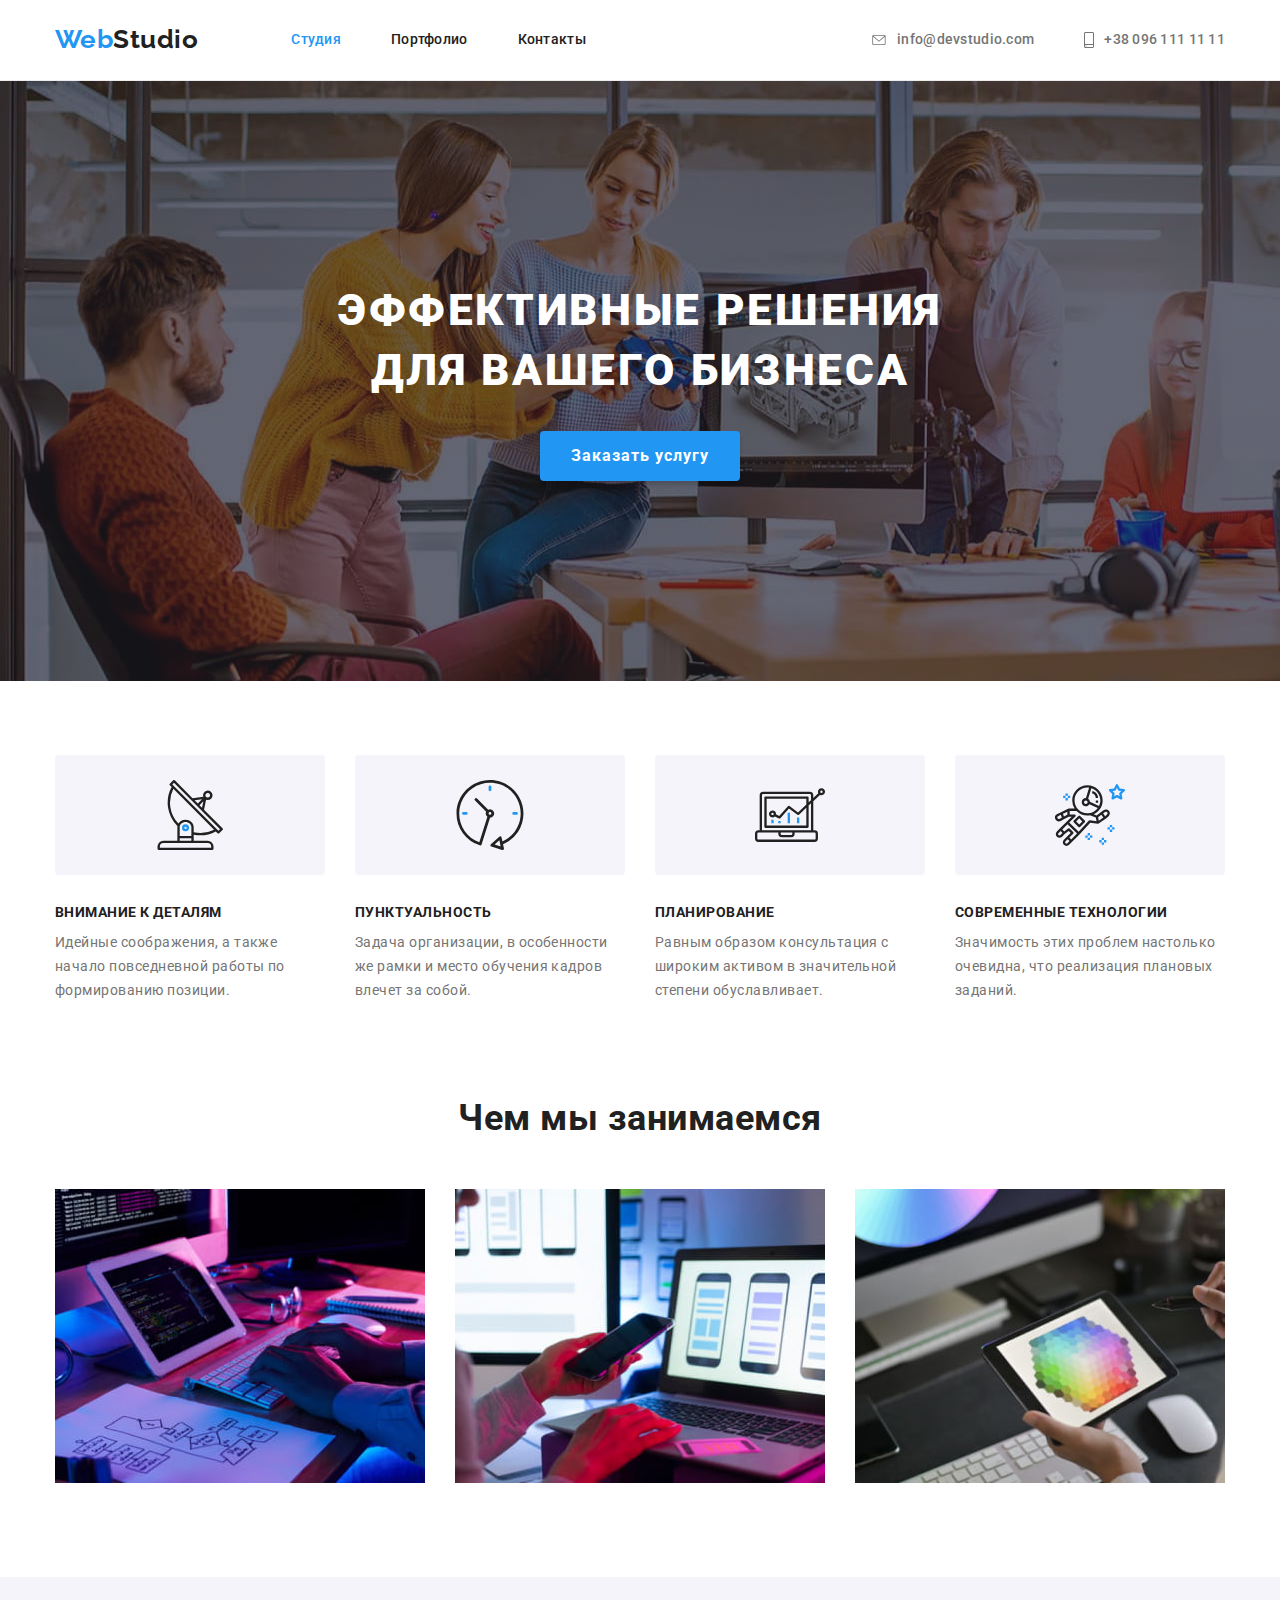
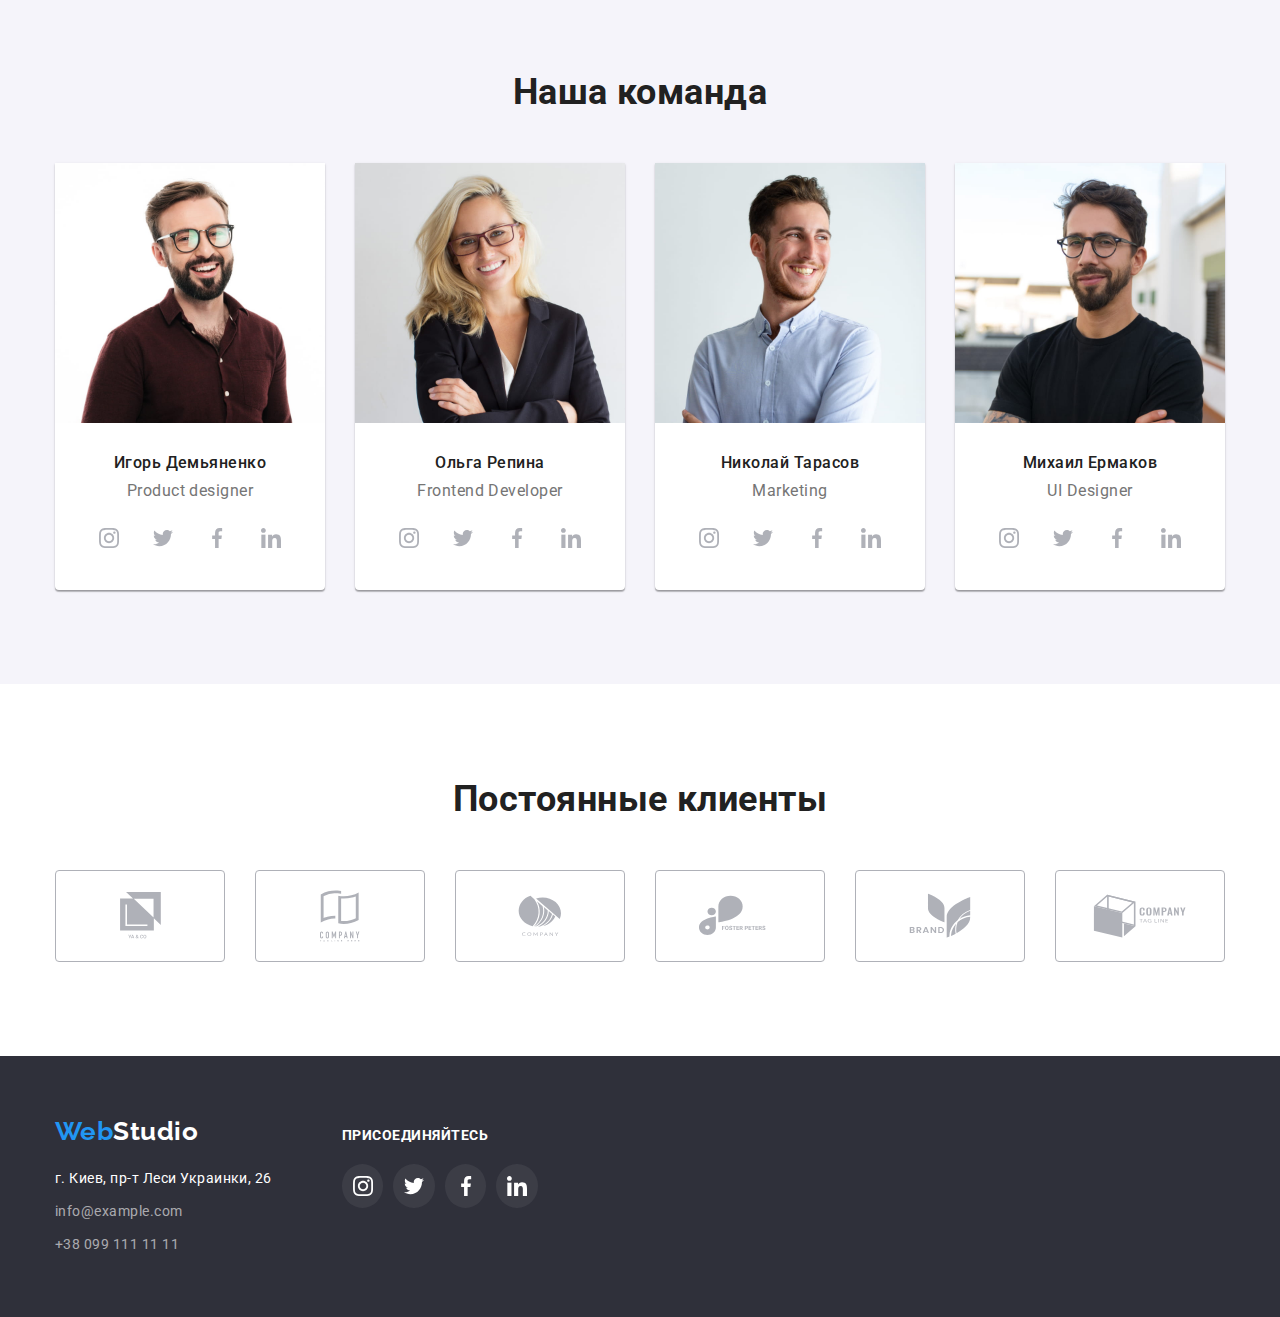
<file: index.html>
<!DOCTYPE html>
<html lang="ru">
  <head>
    <meta charset="UTF-8">
    <meta http-equiv="X-UA-Compatible" content="IE=edge">
    <meta name="viewport" content="width=device-width, initial-scale=1.0">
    <title>Web Studio</title>    
    <link rel="preconnect" href="https://fonts.googleapis.com">
    <link rel="preconnect" href="https://fonts.gstatic.com" crossorigin>
    <link
      href="https://fonts.googleapis.com/css2?family=Raleway:wght@700&family=Roboto:wght@400;500;700;900&display=swap"
      rel="stylesheet">
    <link rel="stylesheet" href="https://cdnjs.cloudflare.com/ajax/libs/modern-normalize/1.1.0/modern-normalize.min.css">
    <link rel="stylesheet" href="./css/styles.css">

  </head>

  <body>
    <!-- Header -->

    <header class="header">
      <div class="container">
        <div class="header-menu">
          <a class="logo link" href="./index.html"><span class="logo-accent">Web</span>Studio</a>
          <nav class="navigation">
            <ul class="list">
              <li><a class="nav-link current link" href="./index.html">Студия</a></li>
              <li><a class="nav-link link" href="./portfolio.html">Портфолио</a></li>
              <li><a class="nav-link link" href="">Контакты</a></li>
            </ul>
          </nav>
        </div>
      
          <ul class="list header-contacts">
            <li><a class="contacts link" href="mailto:info@devstudio.com"><svg class="icon" width="16" height="10">
              <use href="./images/sprite.svg#icon-envelope"></use>
            </svg>info@devstudio.com</a></li>
            <li><a class="contacts link" href="tel:+380961111111"><svg class="icon" width="10" height="16">
              <use href="./images/sprite.svg#icon-smartphone"></use>
            </svg>+38 096 111 11 11</a></li>
          </ul>
      </div>
    </header>

    <!-- Main -->

    <main>
      <!-- Блок-герой -->

      <div class="hero">
        <section>
          <h1 class="page-title">
            Эффективные решения <br>
            для вашего бизнеса
          </h1>

          <button class="button" type="button">Заказать услугу</button>
        </section>
      </div>

      <!-- Наши преимущества -->

      <section class="section features">
        <div class="container"><h2 class="hidden">Наши преимущества</h2>
        
        <ul class="list">
          <li>
            <div class="icon-wrap">
              <svg class="icon" width="70" height="70">
                <use href="./images/sprite.svg#icon-attention-to-detail"></use>
              </svg>
            </div>
            <h3 class="subtitle">Внимание к деталям</h3>
            <p class="text">
              Идейные соображения, а также начало повседневной работы по формированию позиции.
            </p>
          </li>
        
          <li>
            <div class="icon-wrap">
              <svg class="icon" width="70" height="70">
                <use href="./images/sprite.svg#icon-punctuality"></use>
              </svg>
            </div>
            <h3 class="subtitle">Пунктуальность</h3>
            <p class="text">
              Задача организации, в особенности же рамки и место обучения кадров влечет за собой.
            </p>
          </li>
        
          <li>
            <div class="icon-wrap">
              <svg class="icon" width="70" height="70">
                <use href="./images/sprite.svg#icon-planning"></use>
              </svg>
            </div>
            <h3 class="subtitle">Планирование</h3>
            <p class="text">
              Равным образом консультация с широким активом в значительной степени обуславливает.
            </p>
          </li>
        
          <li>
            <div class="icon-wrap">
              <svg class="icon" width="70" height="70">
                <use href="./images/sprite.svg#icon-technologies"></use>
              </svg>
            </div>
            <h3 class="subtitle">Современные технологии</h3>
            <p class="text">
              Значимость этих проблем настолько очевидна, что реализация плановых заданий.
            </p>
          </li>
        </ul></div>
      </section>

      <!-- Чем мы занимаемся -->

      <section class="section specialization">
        <div class="container">
            <h2 class="section-title">Чем мы занимаемся</h2>
          
          <ul class="list">
            <li class="specialization-card">
              <img src="./images/web-development.jpg" alt="Разработка веб-сайтов. Рабочий стол с ПК, планшетом и блок-схемой."
                width="370">
            </li>
          
            <li class="specialization-card">
              <img src="./images/mobile-app-development.jpg"
                alt="Разработка веб-сайтов и приложений для мобильных устройств. Смартфон и различные макеты мобильных версий сайта на ПК."
                width="370">
            </li>
          
            <li class="specialization-card">
              <img src="./images/design.jpg" alt="Дизайн. Выбор цвета из спектра на экране планшета." width="370">
            </li>
          </ul>
        </div>
      </section>

      <!-- Наша команда -->

      <section class="section staff">
        <div class="container">
          <h2 class="section-title">Наша команда</h2>
          
          <ul class="list">
            <li class="staff-card">
              <img src="./images/team1.jpg" alt="фотография Игоря Демьяненко" width="270">
              <div class="staff-txt">
                <h3 class="subtitle">Игорь Демьяненко</h3>
                <p lang="en">Product designer</p>
              </div>
              <ul class="social-networks list">
                <li>
                  <a href="" class="social">
                    <svg class="icon" width="20" height="20">
                      <use href="./images/sprite.svg#icon-instagram"></use>
                    </svg>
                  </a>
                </li>
                <li>
                  <a href="" class="social">
                    <svg class="icon" width="20" height="20">
                      <use href="./images/sprite.svg#icon-twitter"></use>
                    </svg>
                  </a>
                </li>
                <li>
                  <a href="" class="social">
                    <svg class="icon" width="20" height="20">
                      <use href="./images/sprite.svg#icon-facebook"></use>
                    </svg>
                  </a>
                </li>
                <li>
                  <a href="" class="social">
                    <svg class="icon" width="20" height="20">
                      <use href="./images/sprite.svg#icon-linkedin"></use>
                    </svg>
                  </a>
                </li>
              </ul>
            </li>
          
            <li class="staff-card">
              <img src="./images/team2.jpg" alt="фотография Ольги Репиной" width="270">
              <div class="staff-txt">
                <h3 class="subtitle">Ольга Репина</h3>
                <p lang="en">Frontend Developer</p>
              </div>
                <ul class="social-networks list">
                <li>
                  <a href="" class="social">
                    <svg class="icon" width="20" height="20">
                      <use href="./images/sprite.svg#icon-instagram"></use>
                    </svg>
                  </a>
                </li>
                <li>
                  <a href="" class="social">
                    <svg class="icon" width="20" height="20">
                      <use href="./images/sprite.svg#icon-twitter"></use>
                    </svg>
                  </a>
                </li>
                <li>
                  <a href="" class="social">
                    <svg class="icon" width="20" height="20">
                      <use href="./images/sprite.svg#icon-facebook"></use>
                    </svg>
                  </a>
                </li>
                <li>
                  <a href="" class="social">
                    <svg class="icon" width="20" height="20">
                      <use href="./images/sprite.svg#icon-linkedin"></use>
                    </svg>
                  </a>
                </li>
              </ul>
            </li>
          
            <li class="staff-card">
              <img src="./images/team3.jpg" alt="фотография Николая Тарасова" width="270">
              <div class="staff-txt">
                <h3 class="subtitle">Николай Тарасов</h3>
                <p lang="en">Marketing</p>
              </div>
              <ul class="social-networks list">
                <li>
                  <a href="" class="social">
                    <svg class="icon" width="20" height="20">
                      <use href="./images/sprite.svg#icon-instagram"></use>
                    </svg>
                  </a>
                </li>
                <li>
                  <a href="" class="social">
                    <svg class="icon" width="20" height="20">
                      <use href="./images/sprite.svg#icon-twitter"></use>
                    </svg>
                  </a>
                </li>
                <li>
                  <a href="" class="social">
                    <svg class="icon" width="20" height="20">
                      <use href="./images/sprite.svg#icon-facebook"></use>
                    </svg>
                  </a>
                </li>
                <li>
                  <a href="" class="social">
                    <svg class="icon" width="20" height="20">
                      <use href="./images/sprite.svg#icon-linkedin"></use>
                    </svg>
                  </a>
                </li>
              </ul>
            </li>
          
            <li class="staff-card">
              <img src="./images/team4.jpg" alt="фотография Михаила Ермакова" width="270">
              <div class="staff-txt">
                <h3 class="subtitle">Михаил Ермаков</h3>
                <p lang="en">UI Designer</p>
              </div>
              <ul class="social-networks list">
                <li>
                  <a href="" class="social">
                    <svg class="icon" width="20" height="20">
                      <use href="./images/sprite.svg#icon-instagram"></use>
                    </svg>
                  </a>
                </li>
                <li>
                  <a href="" class="social">
                    <svg class="icon" width="20" height="20">
                      <use href="./images/sprite.svg#icon-twitter"></use>
                    </svg>
                  </a>
                </li>
                <li>
                  <a href="" class="social">
                    <svg class="icon" width="20" height="20">
                      <use href="./images/sprite.svg#icon-facebook"></use>
                    </svg>
                  </a>
                </li>
                <li>
                  <a href="" class="social">
                    <svg class="icon" width="20" height="20">
                      <use href="./images/sprite.svg#icon-linkedin"></use>
                    </svg>
                  </a>
                </li>
              </ul>
            </li>
          </ul>
        </div>
      </section>
      <section class="section clients">
        <div class="container">
          <h2 class="section-title">Постоянные клиенты</h2>
          <ul class="list">
            <li class="client-card">
              <a href="" class="client-link">
                <svg class="client-logo" width="41" height="46.7">
                  <use href="./images/sprite.svg#icon-client-logo-1"></use>
                </svg>
              </a>
            </li>
            <li class="client-card">
              <a href="" class="client-link">
                <svg class="client-logo" width="40" height="52">
                  <use href="./images/sprite.svg#icon-client-logo-2" ></use>
                </svg>
              </a>
            </li>
            <li class="client-card">
              <a href="" class="client-link">
                <svg class="client-logo" width="43.46" height="41.18">
                  <use href="./images/sprite.svg#icon-client-logo-3"></use>
                </svg>
              </a>
            </li>
            <li class="client-card">
              <a href="" class="client-link">
                <svg class="client-logo" width="84.44" height="40.62">
                  <use href="./images/sprite.svg#icon-client-logo-4"></use>
                </svg>
              </a>
            </li>
            <li class="client-card">
              <a href="" class="client-link">
                <svg class="client-logo" width="62.54" height="45.43">
                  <use href="./images/sprite.svg#icon-client-logo-5"></use>
                </svg>
              </a>
            </li>
            <li class="client-card">
              <a href="" class="client-link">
                <svg class="client-logo" width="93.79" height="43.93">
                  <use href="./images/sprite.svg#icon-client-logo-6"></use>
                </svg>
              </a>
            </li>
          </ul>
        </div>
      </section>
    </main>

    <!-- Footer -->

    <footer class="footer">
      <div class="container">
        <div class="address-wrap">
          <a class="logo link" href="./index.html"><span class="logo-accent">Web</span>Studio</a>
          
          <address class="address">
            г. Киев, пр-т Леси Украинки, 26 <br>
            <a class="contacts link" href="mailto:info@example.com">info@example.com</a><br>
            <a class="contacts link" href="tel:+380991111111">+38 099 111 11 11</a>
          </address>
        </div>
        <div class="join-wrap">
          <p class="subtitle">Присоединяйтесь</p>
          <ul class="social-networks list">
            <li>
              <a href="" class="social">
                <svg class="icon" width="20" height="20">
                  <use href="./images/sprite.svg#icon-instagram"></use>
                </svg>
              </a>
            </li>
            <li>
              <a href="" class="social">
                <svg class="icon" width="20" height="20">
                  <use href="./images/sprite.svg#icon-twitter"></use>
                </svg>
              </a>
            </li>
            <li>
              <a href="" class="social">
                <svg class="icon" width="20" height="20">
                  <use href="./images/sprite.svg#icon-facebook"></use>
                </svg>
              </a>
            </li>
            <li>
              <a href="" class="social">
                <svg class="icon" width="20" height="20">
                  <use href="./images/sprite.svg#icon-linkedin"></use>
                </svg>
              </a>
            </li>
          </ul>
        </div>
      </div>
    </footer>
  </body>
</html>
</file>
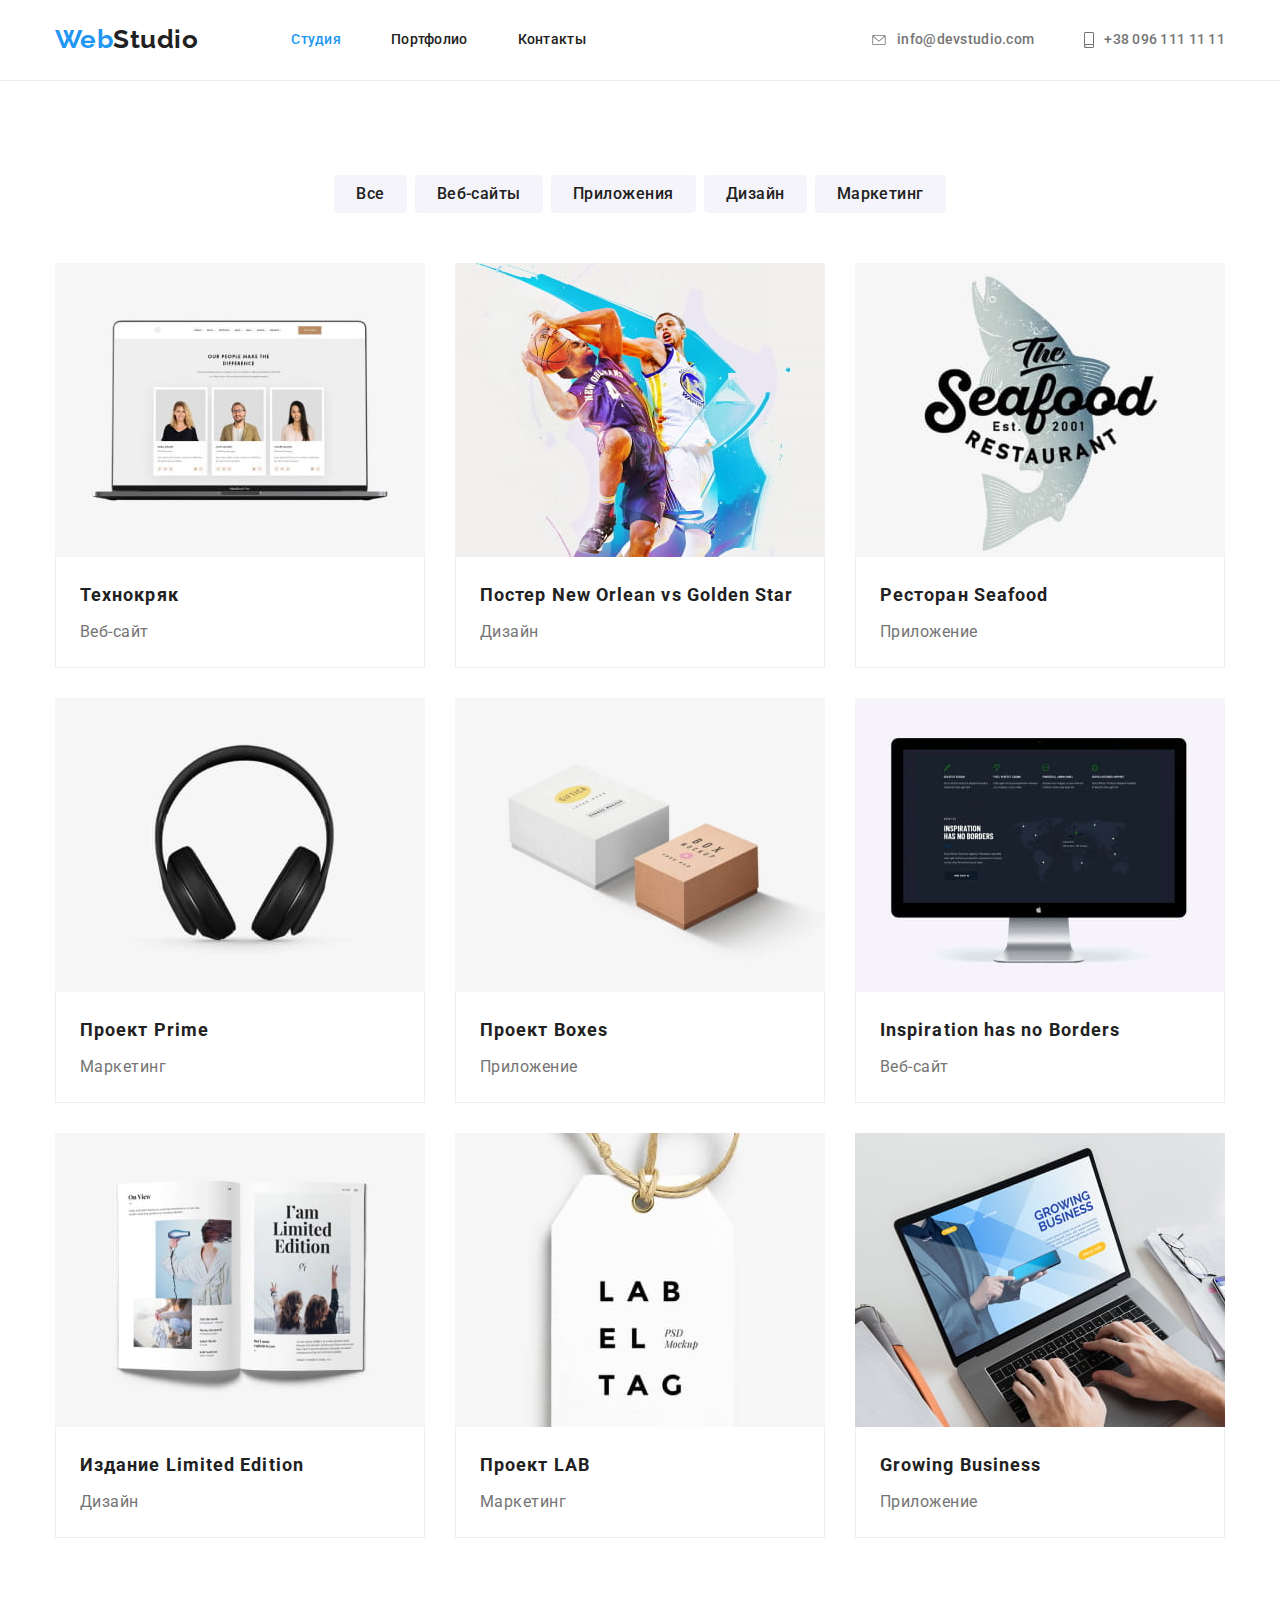
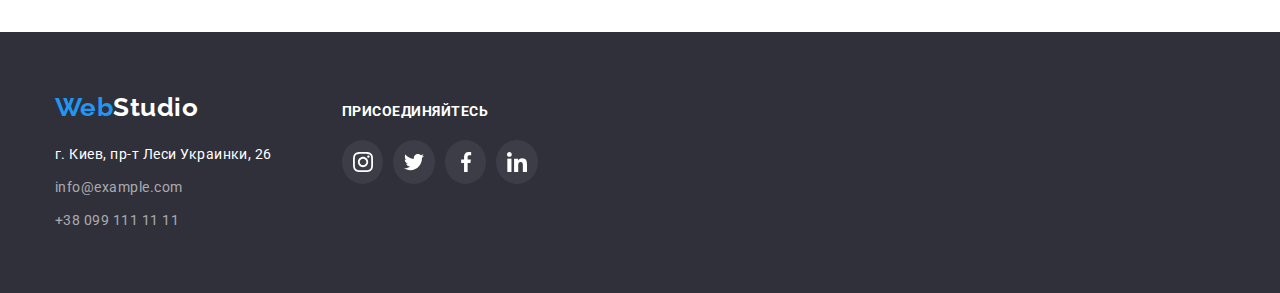
<file: portfolio.html>
<!DOCTYPE html>
<html lang="ru">
  <head>
    <meta charset="UTF-8" />
    <meta http-equiv="X-UA-Compatible" content="IE=edge" />
    <meta name="viewport" content="width=device-width, initial-scale=1.0" />
    <title>Web Studio</title>
    <link rel="preconnect" href="https://fonts.googleapis.com">
    <link rel="preconnect" href="https://fonts.gstatic.com" crossorigin>
    <link href="https://fonts.googleapis.com/css2?family=Raleway:wght@700&family=Roboto:wght@400;500;700;900&display=swap"
      rel="stylesheet">
    <link rel="stylesheet" href="https://cdnjs.cloudflare.com/ajax/libs/modern-normalize/1.1.0/modern-normalize.min.css">
    <link rel="stylesheet" href="./css/styles.css">
  </head>

  <body>
    <!-- Header -->

    <header class="header">
      <div class="container">
        <div class="header-menu">
          <a class="logo link" href="./index.html"><span class="logo-accent">Web</span>Studio</a>
          <nav class="navigation">
            <ul class="list">
              <li><a class="nav-link current link" href="./index.html">Студия</a></li>
              <li><a class="nav-link link" href="./portfolio.html">Портфолио</a></li>
              <li><a class="nav-link link" href="">Контакты</a></li>
            </ul>
          </nav>
        </div>
    
        <ul class="list header-contacts">
          <li><a class="contacts link" href="mailto:info@devstudio.com"><svg class="icon" width="16" height="10">
                <use href="./images/sprite.svg#icon-envelope"></use>
              </svg>info@devstudio.com</a></li>
          <li><a class="contacts link" href="tel:+380961111111"><svg class="icon" width="10" height="16">
                <use href="./images/sprite.svg#icon-smartphone"></use>
              </svg>+38 096 111 11 11</a></li>
        </ul>
      </div>
    </header>

    <!-- Main -->

    <main>
      <section class="section">
        <div class="container">
          <h1 class="hidden">Наши проекты</h1>
          <ul class="list filters">
            <li><button class="button" type="button">Все</button></li>
            <li><button class="button" type="button">Веб-сайты</button></li>
            <li><button class="button" type="button">Приложения</button></li>
            <li><button class="button" type="button">Дизайн</button></li>
            <li><button class="button" type="button">Маркетинг</button></li>
          </ul>
          
          <ul class="list projects">

            <li class="projects-card">
              <a class="link" href="">
                <img src="./images/portfolio/technokryak.jpg" alt="Главная страница сайта компании 'Технокряк'." width="370" />
                <div class="projects-txt">
                  <h2 class="subtitle">Технокряк</h2>
                  <p>Веб-сайт</p>
                </div>
              </a>
            </li>
          
            <li class="projects-card">
              <a class="link" href="">
                <img src="./images/portfolio/new-orlean-vs-golden-star.jpg"
                  alt="Игрок команды по баскетболу Golden Star пытается помешать игроку New Orlean забросить мяч." width="370" />
                <div class="projects-txt">
                  <h2 class="subtitle">Постер <span lang="en">New Orlean vs Golden Star</span></h2>
                  <p>Дизайн</p>
                </div>
              </a>
            </li>
          
            <li class="projects-card">
              <a class="link" href="">
                <img src="./images/portfolio/seafood.jpg"
                  alt="Логотип ресторана морепродуктов, название и дата открытия на фоне изображения рыбы." width="370" />
                <div class="projects-txt">
                  <h2 class="subtitle">Ресторан <span lang="en">Seafood</span></h2>
                  <p>Приложение</p>
                </div>
              </a>
            </li>
          
            <li class="projects-card">
              <a class="link" href="">
                <img src="./images/portfolio/prime.jpg" alt="Фото накладных наушников." width="370" />
                <div class="projects-txt">
                  <h2 class="subtitle">Проект <span lang="en">Prime</span></h2>
                  <p>Маркетинг</p>
                </div>
              </a>
            </li>
          
            <li class="projects-card">
              <a class="link" href="">
                <img src="./images/portfolio/boxes.jpg" alt="Две коробки различного цвета и размера." width="370" />
                <div class="projects-txt">
                  <h2 class="subtitle">Проект <span lang="en">Boxes</span></h2>
                  <p>Приложение</p>
                </div>
              </a>
            </li>
          
            <li class="projects-card">
              <a class="link" href="">
                <img src="./images/portfolio/inspiration.jpg" alt="Главная страница сайта 'Вдохновение без границ'" width="370" />
                <div class="projects-txt">
                  <h2 class="subtitle" lang="en">Inspiration has no Borders</h2>
                  <p>Веб-сайт</p>
                </div>
              </a>
            </li>
          
            <li class="projects-card">
              <a class="link" href="">
                <img src="./images/portfolio/limited-edition.jpg" alt="Фото разворота журнала Limited Edition" width="370" />
                <div class="projects-txt">
                  <h2 class="subtitle">Издание <span lang="en">Limited Edition</span></h2>
                  <p>Дизайн</p>
                </div>
              </a>
            </li>
          
            <li class="projects-card">
              <a class="link" href="">
                <img src="./images/portfolio/lab.jpg" alt="Фото бирки с текстом 'Label tag'" width="370" />
                <div class="projects-txt">
                  <h2 class="subtitle">Проект <span lang="en">LAB</span></h2>
                  <p>Маркетинг</p>
                </div>
              </a>
            </li>
          
            <li class="projects-card">
              <a class="link" href="">
                <img src="./images/portfolio/growing-business.jpg" alt="Фото главной страницы приложения на экране ноутбука"
                  width="370" />
                <div class="projects-txt">
                  <h2 class="subtitle" lang="en">Growing Business</h2>
                  <p>Приложение</p>
                </div>
              </a>
            </li>
          </ul>
        </div>
      </section>
    </main>

    <!-- Footer -->

    <footer class="footer">
      <div class="container">
        <div class="address-wrap">
          <a class="logo link" href="./index.html"><span class="logo-accent">Web</span>Studio</a>
    
          <address class="address">
            г. Киев, пр-т Леси Украинки, 26 <br>
            <a class="contacts link" href="mailto:info@example.com">info@example.com</a><br>
            <a class="contacts link" href="tel:+380991111111">+38 099 111 11 11</a>
          </address>
        </div>
        <div class="join-wrap">
          <p class="subtitle">Присоединяйтесь</p>
          <ul class="social-networks list">
            <li>
              <a href="" class="social">
                <svg class="icon" width="20" height="20">
                  <use href="./images/sprite.svg#icon-instagram"></use>
                </svg>
              </a>
            </li>
            <li>
              <a href="" class="social">
                <svg class="icon" width="20" height="20">
                  <use href="./images/sprite.svg#icon-twitter"></use>
                </svg>
              </a>
            </li>
            <li>
              <a href="" class="social">
                <svg class="icon" width="20" height="20">
                  <use href="./images/sprite.svg#icon-facebook"></use>
                </svg>
              </a>
            </li>
            <li>
              <a href="" class="social">
                <svg class="icon" width="20" height="20">
                  <use href="./images/sprite.svg#icon-linkedin"></use>
                </svg>
              </a>
            </li>
          </ul>
        </div>
      </div>
    </footer>
  </body>
</html>
</file>
<file: css/styles.css>
/* ------------Global styles and vars------------ */

:root {
    --main-bg-color: #ffffff;
    --section-bg-color: #f5f4fa;
    --footer-bg-color: #2f303a;
    --icon-color: #afb1b8;
    --accent-color: #2196f3;

    --title-txt-color: #212121;
    --txt-color: #757575;
    --sec-txt-color: #ffffff;

    --border-r: 4px;
    --section-pad: 94px;
    --card-interval: 30px;
    --neg-card-interval: -30px;
}

body {
    font-family: 'Roboto', sans-serif;
    font-size: 16px;
    letter-spacing: 0.03em;

    color: var(--txt-color);
    background-color: var(--main-bg-c);
}

h1, h2, h3, h4, h5, h6, p {
    margin-top: 0;
    margin-bottom: 0;
}

img {
    display: block;
    max-width: 100%;
    height: auto;
}

.hidden {

    position: absolute;
    width: 1px;
    height: 1px;
    margin: -1px;
    border: 0;
    padding: 0;
    white-space: nowrap;
    clip-path: inset(100%);
    clip: rect(0, 0, 0, 0);
    overflow: hidden;
}

.link {
    text-decoration: none;
    color: inherit;
}

.list {
    list-style: none;
    margin: 0;
    padding: 0;
}

.container {
    max-width: 1200px;
    margin: 0 auto;
    padding: 0 15px;
}

/* ------------Header------------ */

.header {
    border-bottom: 1px solid #ececec;
}

.header .container, .header-menu, .header .list {
    display: flex;
    align-items: center;
}

.header li:not(li:last-child){
    margin-right: 50px;
}

.nav-link,
.header .contacts {
    display: flex;
    padding: 32px 0;
    
    font-weight: 500;
    font-size: 14px;
    line-height: 1.14;
    letter-spacing: 0.02em;
}

.header .logo {
    display: block;

    margin-right: 93px;
    padding: 24px 0;
}

.logo {
    font-family: 'Raleway', sans-serif;
    font-weight: 700;
    font-size: 26px;
    line-height: 1.2;

    color: var(--title-txt-color);
}

.logo-accent,
.nav-link.current {
    color: var(--accent-color);
}
/* 
.logo:focus {
    outline: solid 1px var(--accent-color);
} */

.nav-link {
    color: var(--title-txt-color);
}

.header-contacts {
    margin-left: auto;
}

.header-contacts .icon {
    margin-right: 10px;
    align-self: center;
    fill:currentColor;
    
}

/* ------------Hero------------ */

.hero {
    max-width: 1600px;
    margin: 0 auto;
    padding: 200px 0;
    text-align: center;

    background-color: var(--footer-bg-color);
    background-image: linear-gradient(rgba(47, 48, 58, 0.4), rgba(47, 48, 58, 0.4)), url(../images/hero-bg.jpg);
}

.page-title {
    margin-bottom: 30px;

    font-weight: 900;
    font-size: 44px;
    line-height: 1.36;
    letter-spacing: 0.06em;
    text-transform: uppercase;
    
    color: var(--sec-txt-color);
}

/* ------------Buttons------------ */
.button {
    border: none;
    border-radius: var(--border-r);

    cursor: pointer;

    font-family: inherit;
}

.hero .button {
    min-width: 200px;
    min-height: 50px;

    padding: 10px;

    font-weight: 700;
    font-size: 16px;
    line-height: 1.88;
    letter-spacing: 0.06em;
    
    box-shadow: 0px 4px 4px rgba(0, 0, 0, 0.15);
    color: var(--sec-txt-color);
    background-color: var(--accent-color);
}

.hero .button:hover,
.hero .button:focus {
    background-color: #188ce8;
    outline: none;
}

.filters .button {
    padding: 6px 22px;

    font-weight: 500;
    font-size: 16px;
    line-height: 1.62;
    letter-spacing: inherit;

    color: var(--title-txt-color);
    background-color: var(--section-bg-color);
}

.filters .button{
    margin-right: 8px;
}

.filters .button:hover,
.filters .button:focus {
    color: var(--sec-txt-color);
    background-color: var(--accent-color);
    outline: none;
    box-shadow: 0px 3px 1px rgba(0, 0, 0, 0.1), 0px 1px 2px rgba(0, 0, 0, 0.08), 0px 2px 2px rgba(0, 0, 0, 0.12);
}

/* ------------Headings------------ */
.section-title {
    margin-bottom: 50px;
    
    text-align: center;
    font-size: 36px;
    line-height: 1.17;

    color: var(--title-txt-color);
}

.subtitle {
    margin-bottom: 10px;

    color: var(--title-txt-color);
}

.features .subtitle, .join-wrap .subtitle {
    font-size: 14px;
    line-height: 1.14;
    text-transform: uppercase;
}

.staff .subtitle {
    font-size: 16px;
    line-height: 1.19;
    font-weight: 500;
}

.projects .subtitle {
    margin-bottom: 4px;

    font-size: 18px;
    line-height: 2;
    letter-spacing: 0.06em;
}

.join-wrap .subtitle {
    margin-bottom: 20px;
    
    font-weight: 700;
    color: var(--sec-txt-color);
}

/* ------------Content------------ */

.section:not(.features) {
    padding: var(--section-pad) 0;
}

/* ------------Features------------ */

.features {
    padding-top: 74px;
    
}
.features .list {
    display: flex;
    margin-right: var(--neg-card-interval);
}

.features li{
    flex-basis: calc((100% - 120px)/4);
    margin-right: var(--card-interval);
}

.features .icon-wrap {
    display: flex;
    justify-content: center;
    align-items: center;

    padding: 25px 0;
    margin-bottom: var(--card-interval);
    
    border-radius: var(--border-r);
    background-color: var(--section-bg-color);
}

.features .text {
    font-size: 14px;
    line-height: 1.71;
}

/* ------------Specialization------------ */

.specialization .list {
    display: flex;
    margin-right: var(--neg-card-interval);
}

.specialization-card {
    flex-basis: calc((100%-90px)/3);
    margin-right: var(--card-interval);
}

/* ------------Staff------------ */

.staff {
    background-color: var(--section-bg-color);
}

.staff .list {
    display: flex;
    margin-right: var(--neg-card-interval);
}

.staff-card {
    flex-basis: calc((100%-120px)/4);
    margin-right: var(--card-interval);

    background-color: var(--main-bg-color);
    box-shadow: 0px 1px 3px rgba(0, 0, 0, 0.12), 0px 1px 1px rgba(0, 0, 0, 0.14), 0px 2px 1px rgba(0, 0, 0, 0.2);
    border-bottom-right-radius: var(--border-r);
    border-bottom-left-radius: var(--border-r);
}

.staff-txt {
    padding: 30px 15px 15px;
    text-align: center;
}

.staff p {
    line-height: 1.18;
}

.social-networks {
    display: flex;
    width: 100%;
    padding: 0 32px 30px;
    justify-content: space-between;
}

.social-networks li {
    width: 44px;
    height: 44px;
}

.social {
    display: flex;
    width: 100%;
    height: 100%;
    justify-content: center;
    align-items: center;
    
    border-radius: 50%;
    color: var(--icon-color);
    fill: currentColor;
}

a.social:hover,
a.social:focus {
    background-color: var(--accent-color);
    color: var(--sec-txt-color);
    outline: none;
}

/* ------------Clients------------ */
.clients .list {
    display: flex;
    margin-right: var(--neg-card-interval);
}

.client-card {
    display: flex;
    flex-basis: calc(100%/6);
    margin-right: var(--card-interval);   
}

.client-link {
    display: flex;
    justify-content: center;
    align-items: center;
    width: 100%;
    
    padding: 19px;
    color: var(--icon-color);
    border: 1px solid currentColor;
    border-radius: var(--border-r);
}

.client-link:hover,
.client-link:focus{
    color: var(--accent-color);
    outline: none;
}

.client-logo {
    display: block;
    fill: currentColor;
}

/* ------------Portfolio------------ */

.filters {
    display: flex;
    justify-content: center;
    margin-right: -8px;
    margin-bottom: 50px;
}

.projects{
    display: flex;
    flex-wrap: wrap;

    margin: 0 var(--neg-card-interval) var(--neg-card-interval) 0;
}

.projects-card {
    flex-basis: calc((100% - 90px)/3);
    min-width: 370px;
    margin: 0 var(--card-interval) var(--card-interval) 0;
}

.projects-card .link {
    display: block;
}

.projects-card .link:hover,
.projects-card .link:focus{
    box-shadow: 0px 1px 1px rgba(0, 0, 0, 0.12), 0px 4px 4px rgba(0, 0, 0, 0.06), 1px 4px 6px rgba(0, 0, 0, 0.16);
    outline: none;
}

.projects-txt {
    padding: 20px 24px;
    border: solid 1px #eeeeee;
    border-top: none;
}

.projects-txt p {
    line-height: 1.88;  
}

/* ------------Footer------------ */

.footer {
    padding: 60px 0;

    background-color: var(--footer-bg-color);
}

.footer .container {
    display: flex;
    align-items: baseline;
}

.footer .logo {
    display: block;
    margin-bottom: 20px;
    
    color: var(--sec-txt-color);
}

.address-wrap {
    margin-right: 70px;
}

.address {
    font-style: normal;
    font-size: 14px;
    line-height: 1.71;

    color: var(--sec-txt-color);
}

.footer .contacts {
    display: inline-block;
    margin-top: 9px;

    color: rgba(255, 255, 255, 0.6);
}

.footer .social-networks {
    padding: 0;
    margin-right: -10px;
}

.footer .social-networks li {
    margin-right: 10px;
}
.footer .social {
    background-color: #ffffff10;
    color: var(--sec-txt-color);
}

.nav-link:hover,
.nav-link:focus,
.contacts:hover,
.contacts:focus {
    color: var(--accent-color);
    outline: none;
}
</file>
